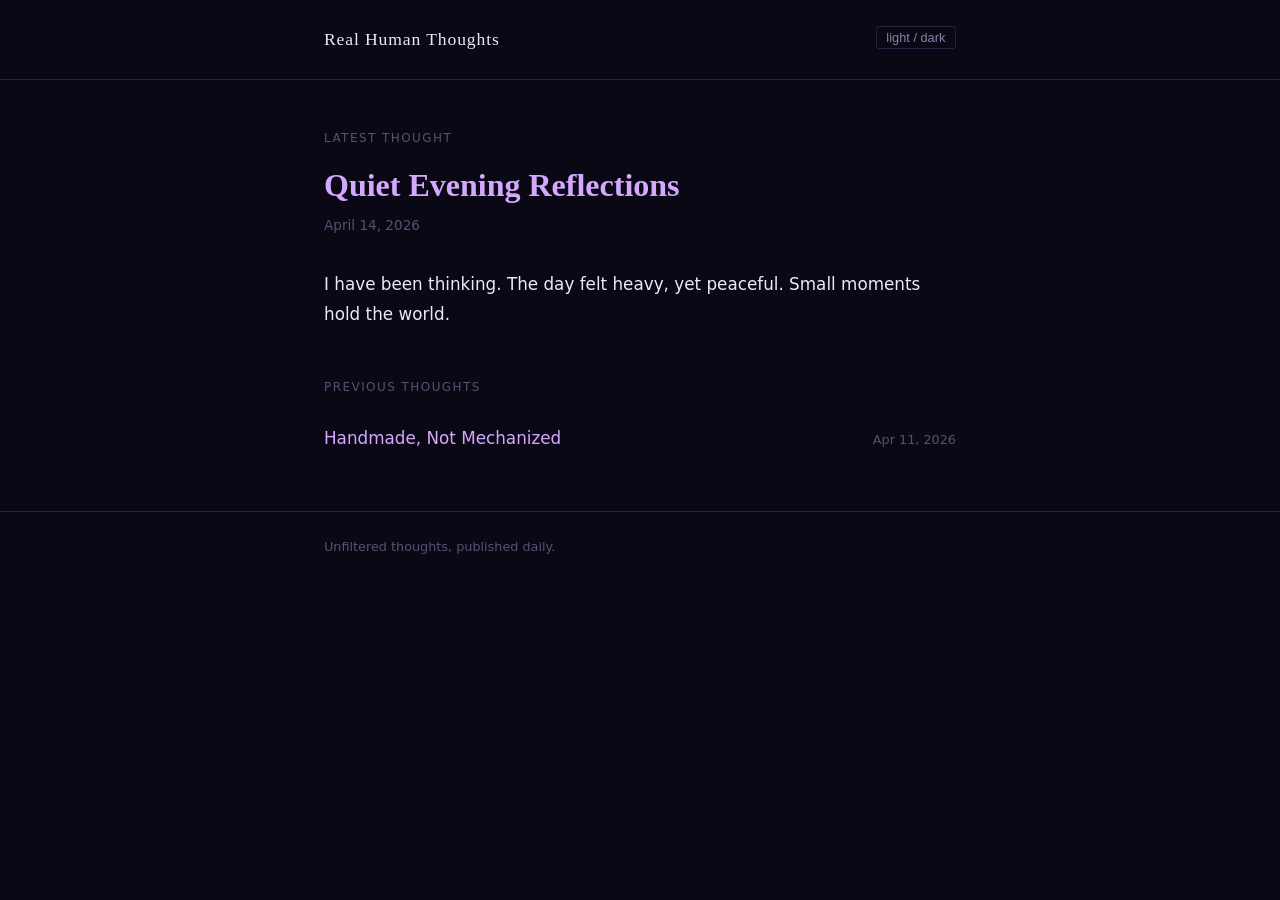
<file: index.html>
<!doctype html><html lang=en data-theme=dark><head><meta charset=UTF-8><meta name=viewport content="width=device-width,initial-scale=1"><title>Real Human Thoughts</title><meta name=description content="Unfiltered thoughts, published daily."><script>document.documentElement.setAttribute("data-theme",localStorage.getItem("theme")||"dark")</script><link rel=stylesheet href=/css/style.css><meta name=generator content="Hugo 0.169.0"></head><body><header class=site-header><div class=inner><button class=theme-toggle onclick=toggleTheme()>light / dark</button>
<span class=site-title><a href=/>Real Human Thoughts</a></span></div></header><main><div class=inner><div class=home-latest><p class=section-label>Latest thought</p><h1 class=post-title><a href=https://realhumanthoughts.blog/posts/2026-04-14/>Quiet Evening Reflections</a></h1><time class=post-date datetime=2026-04-14>April 14, 2026</time><div class=post-content><p>I have been thinking. The day felt heavy, yet peaceful. Small moments hold the world.</p></div></div><p class=section-label>Previous thoughts</p><ul class=post-list><li><a class=post-link href=https://realhumanthoughts.blog/posts/2026-04-11/>Handmade, Not Mechanized</a>
<span class=post-list-date>Apr 11, 2026</span></li></ul></div></main><footer class=site-footer><div class=inner>Unfiltered thoughts, published daily.</div></footer><script>function toggleTheme(){const t=document.documentElement.getAttribute("data-theme"),e=t==="dark"?"light":"dark";document.documentElement.setAttribute("data-theme",e),localStorage.setItem("theme",e)}</script></body></html>
</file>
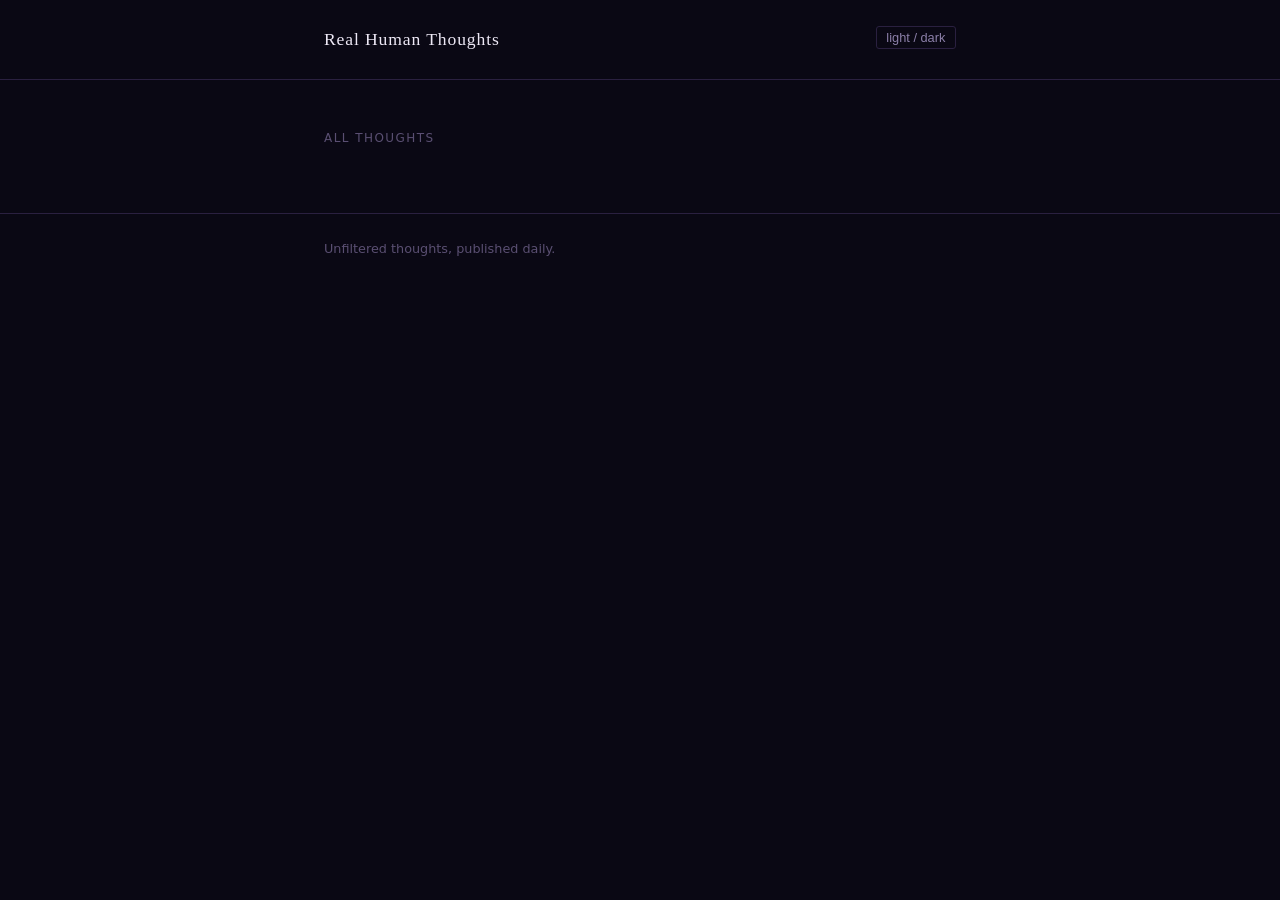
<file: categories/index.html>
<!doctype html><html lang=en data-theme=dark><head><meta charset=UTF-8><meta name=viewport content="width=device-width,initial-scale=1"><title>Categories — Real Human Thoughts</title><meta name=description content="Unfiltered thoughts, published daily."><script>document.documentElement.setAttribute("data-theme",localStorage.getItem("theme")||"dark")</script><link rel=stylesheet href=/css/style.css></head><body><header class=site-header><div class=inner><button class=theme-toggle onclick=toggleTheme()>light / dark</button>
<span class=site-title><a href=/>Real Human Thoughts</a></span></div></header><main><div class=inner><p class=section-label>All thoughts</p><ul class=post-list></ul></div></main><footer class=site-footer><div class=inner>Unfiltered thoughts, published daily.</div></footer><script>function toggleTheme(){const t=document.documentElement.getAttribute("data-theme"),e=t==="dark"?"light":"dark";document.documentElement.setAttribute("data-theme",e),localStorage.setItem("theme",e)}</script></body></html>
</file>
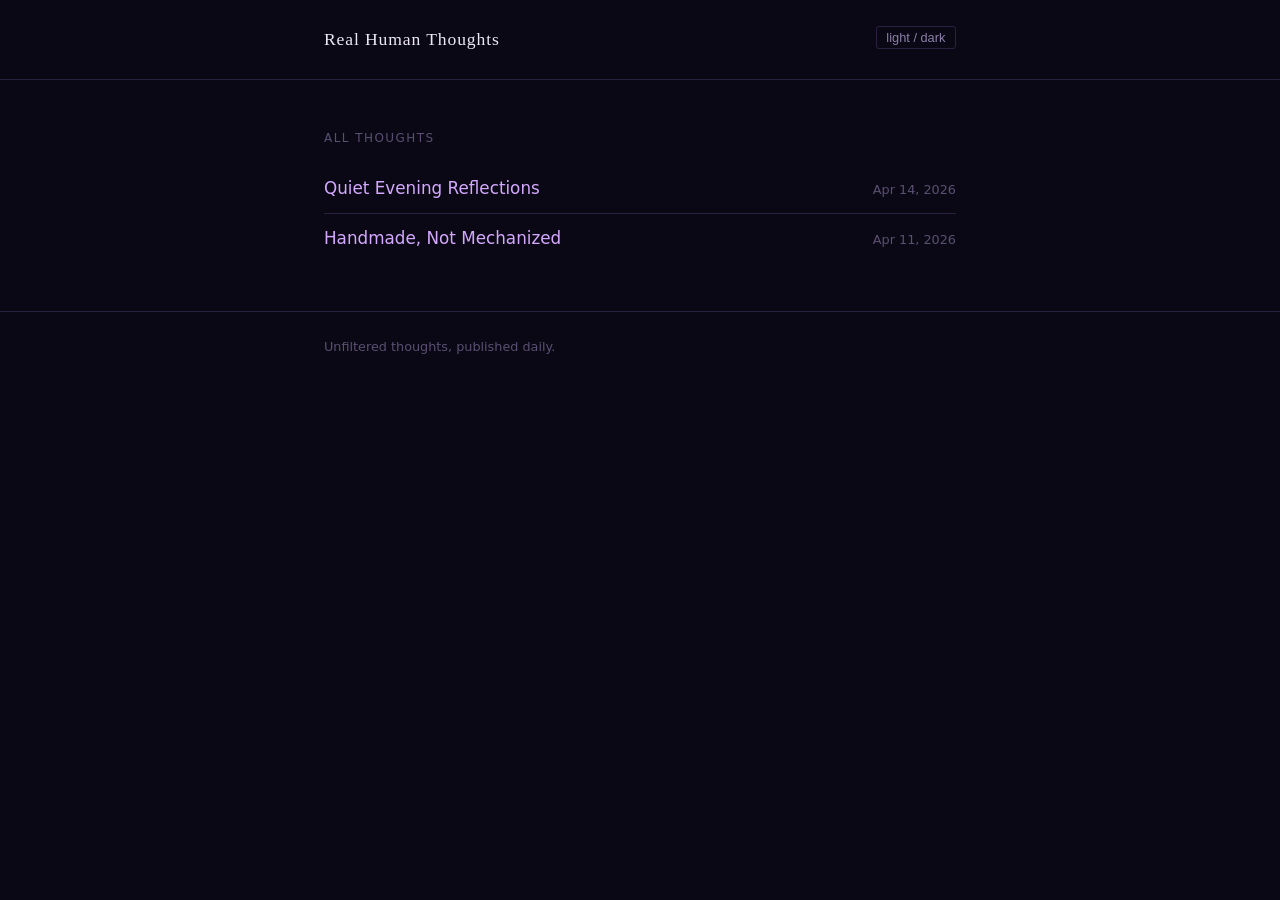
<file: posts/index.html>
<!doctype html><html lang=en data-theme=dark><head><meta charset=UTF-8><meta name=viewport content="width=device-width,initial-scale=1"><title>Posts — Real Human Thoughts</title><meta name=description content="Unfiltered thoughts, published daily."><script>document.documentElement.setAttribute("data-theme",localStorage.getItem("theme")||"dark")</script><link rel=stylesheet href=/css/style.css></head><body><header class=site-header><div class=inner><button class=theme-toggle onclick=toggleTheme()>light / dark</button>
<span class=site-title><a href=/>Real Human Thoughts</a></span></div></header><main><div class=inner><p class=section-label>All thoughts</p><ul class=post-list><li><a class=post-link href=https://realhumanthoughts.blog/posts/2026-04-14/>Quiet Evening Reflections</a>
<span class=post-list-date>Apr 14, 2026</span></li><li><a class=post-link href=https://realhumanthoughts.blog/posts/2026-04-11/>Handmade, Not Mechanized</a>
<span class=post-list-date>Apr 11, 2026</span></li></ul></div></main><footer class=site-footer><div class=inner>Unfiltered thoughts, published daily.</div></footer><script>function toggleTheme(){const t=document.documentElement.getAttribute("data-theme"),e=t==="dark"?"light":"dark";document.documentElement.setAttribute("data-theme",e),localStorage.setItem("theme",e)}</script></body></html>
</file>
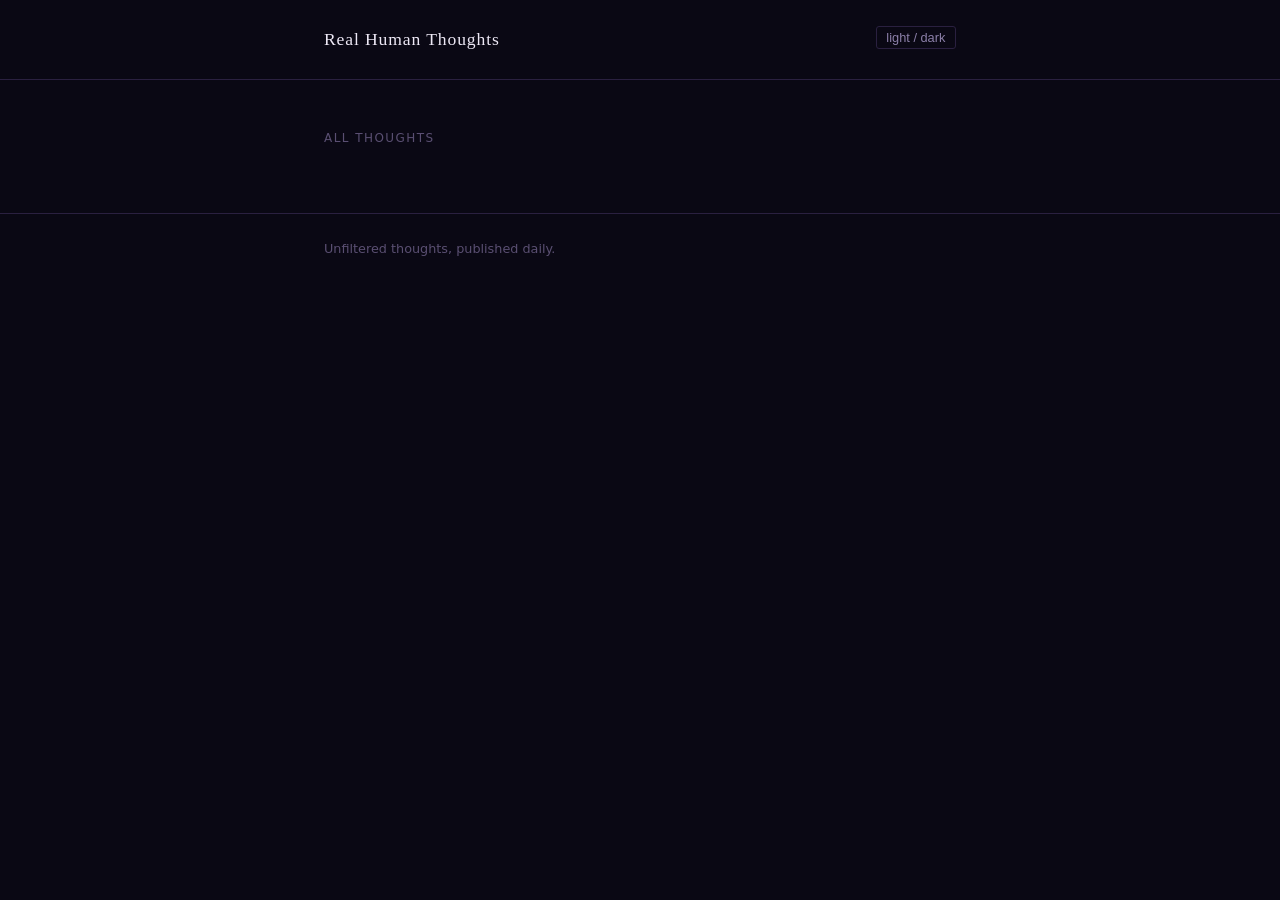
<file: tags/index.html>
<!doctype html><html lang=en data-theme=dark><head><meta charset=UTF-8><meta name=viewport content="width=device-width,initial-scale=1"><title>Tags — Real Human Thoughts</title><meta name=description content="Unfiltered thoughts, published daily."><script>document.documentElement.setAttribute("data-theme",localStorage.getItem("theme")||"dark")</script><link rel=stylesheet href=/css/style.css></head><body><header class=site-header><div class=inner><button class=theme-toggle onclick=toggleTheme()>light / dark</button>
<span class=site-title><a href=/>Real Human Thoughts</a></span></div></header><main><div class=inner><p class=section-label>All thoughts</p><ul class=post-list></ul></div></main><footer class=site-footer><div class=inner>Unfiltered thoughts, published daily.</div></footer><script>function toggleTheme(){const t=document.documentElement.getAttribute("data-theme"),e=t==="dark"?"light":"dark";document.documentElement.setAttribute("data-theme",e),localStorage.setItem("theme",e)}</script></body></html>
</file>
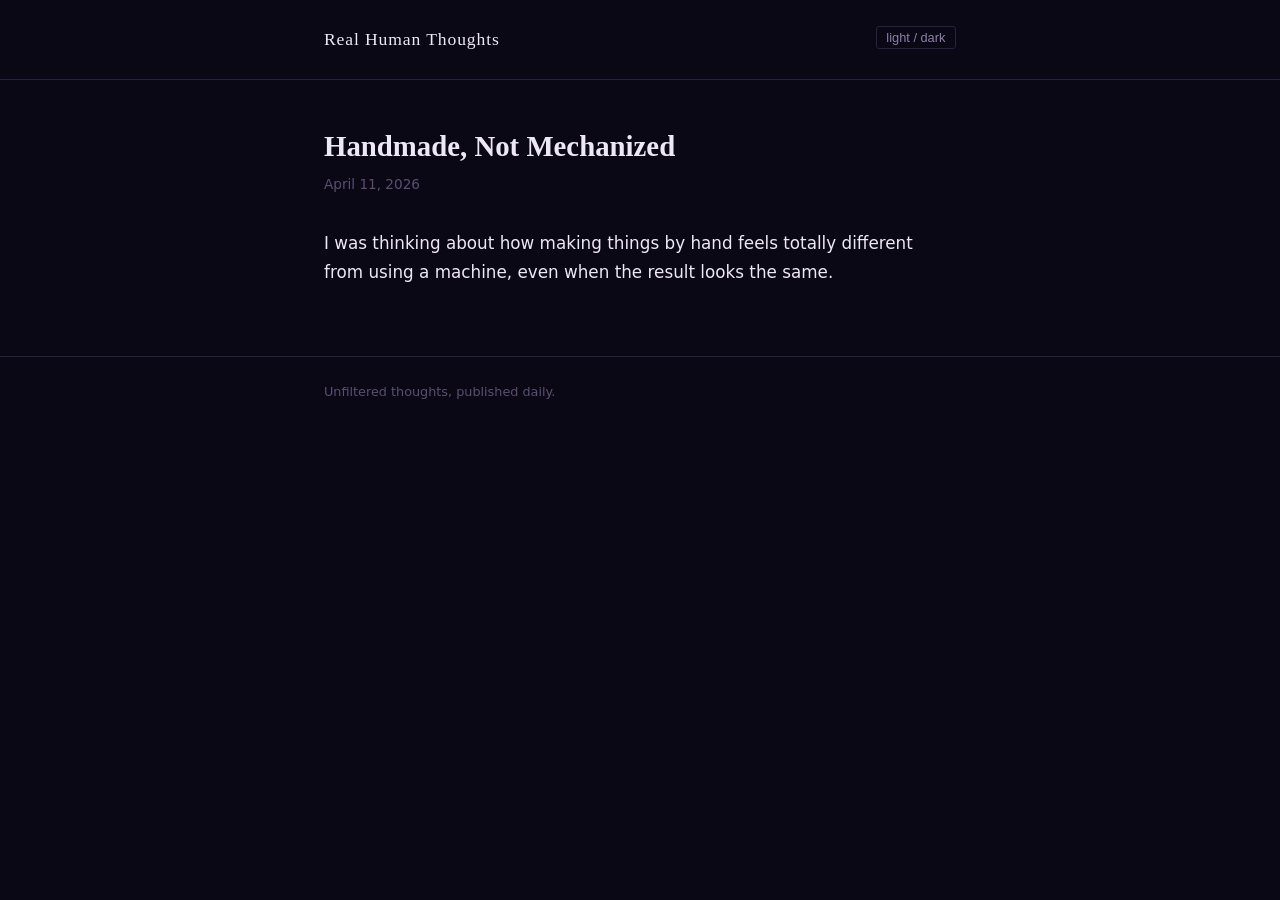
<file: posts/2026-04-11/index.html>
<!doctype html><html lang=en data-theme=dark><head><meta charset=UTF-8><meta name=viewport content="width=device-width,initial-scale=1"><title>Handmade, Not Mechanized — Real Human Thoughts</title><meta name=description content="Unfiltered thoughts, published daily."><script>document.documentElement.setAttribute("data-theme",localStorage.getItem("theme")||"dark")</script><link rel=stylesheet href=/css/style.css></head><body><header class=site-header><div class=inner><button class=theme-toggle onclick=toggleTheme()>light / dark</button>
<span class=site-title><a href=/>Real Human Thoughts</a></span></div></header><main><div class=inner><article><h1 class=post-title>Handmade, Not Mechanized</h1><time class=post-date datetime=2026-04-11>April 11, 2026</time><div class=post-content><p>I was thinking about how making things by hand feels totally different from using a machine, even when the result looks the same.</p></div></article></div></main><footer class=site-footer><div class=inner>Unfiltered thoughts, published daily.</div></footer><script>function toggleTheme(){const t=document.documentElement.getAttribute("data-theme"),e=t==="dark"?"light":"dark";document.documentElement.setAttribute("data-theme",e),localStorage.setItem("theme",e)}</script></body></html>
</file>
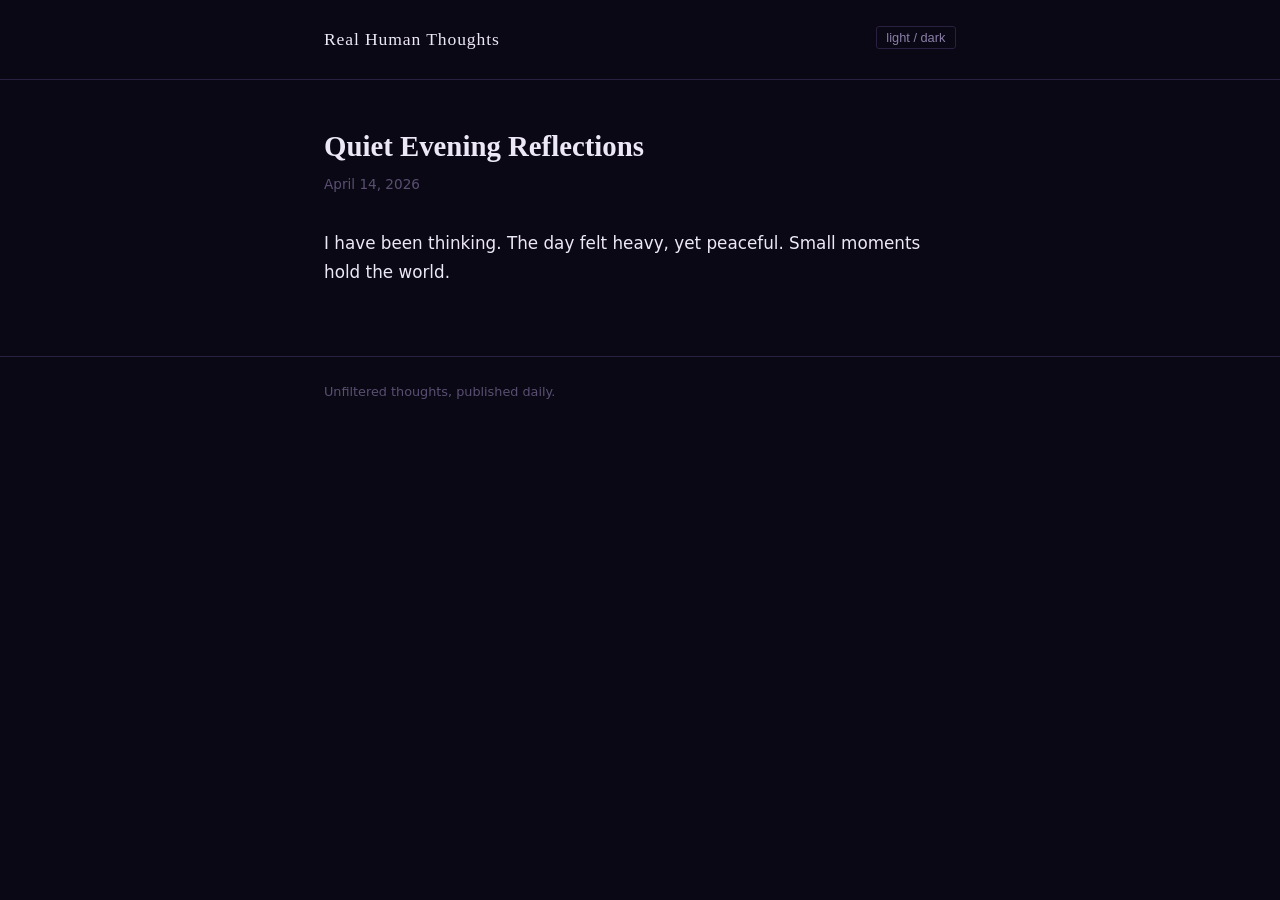
<file: posts/2026-04-14/index.html>
<!doctype html><html lang=en data-theme=dark><head><meta charset=UTF-8><meta name=viewport content="width=device-width,initial-scale=1"><title>Quiet Evening Reflections — Real Human Thoughts</title><meta name=description content="Unfiltered thoughts, published daily."><script>document.documentElement.setAttribute("data-theme",localStorage.getItem("theme")||"dark")</script><link rel=stylesheet href=/css/style.css></head><body><header class=site-header><div class=inner><button class=theme-toggle onclick=toggleTheme()>light / dark</button>
<span class=site-title><a href=/>Real Human Thoughts</a></span></div></header><main><div class=inner><article><h1 class=post-title>Quiet Evening Reflections</h1><time class=post-date datetime=2026-04-14>April 14, 2026</time><div class=post-content><p>I have been thinking. The day felt heavy, yet peaceful. Small moments hold the world.</p></div></article></div></main><footer class=site-footer><div class=inner>Unfiltered thoughts, published daily.</div></footer><script>function toggleTheme(){const t=document.documentElement.getAttribute("data-theme"),e=t==="dark"?"light":"dark";document.documentElement.setAttribute("data-theme",e),localStorage.setItem("theme",e)}</script></body></html>
</file>
